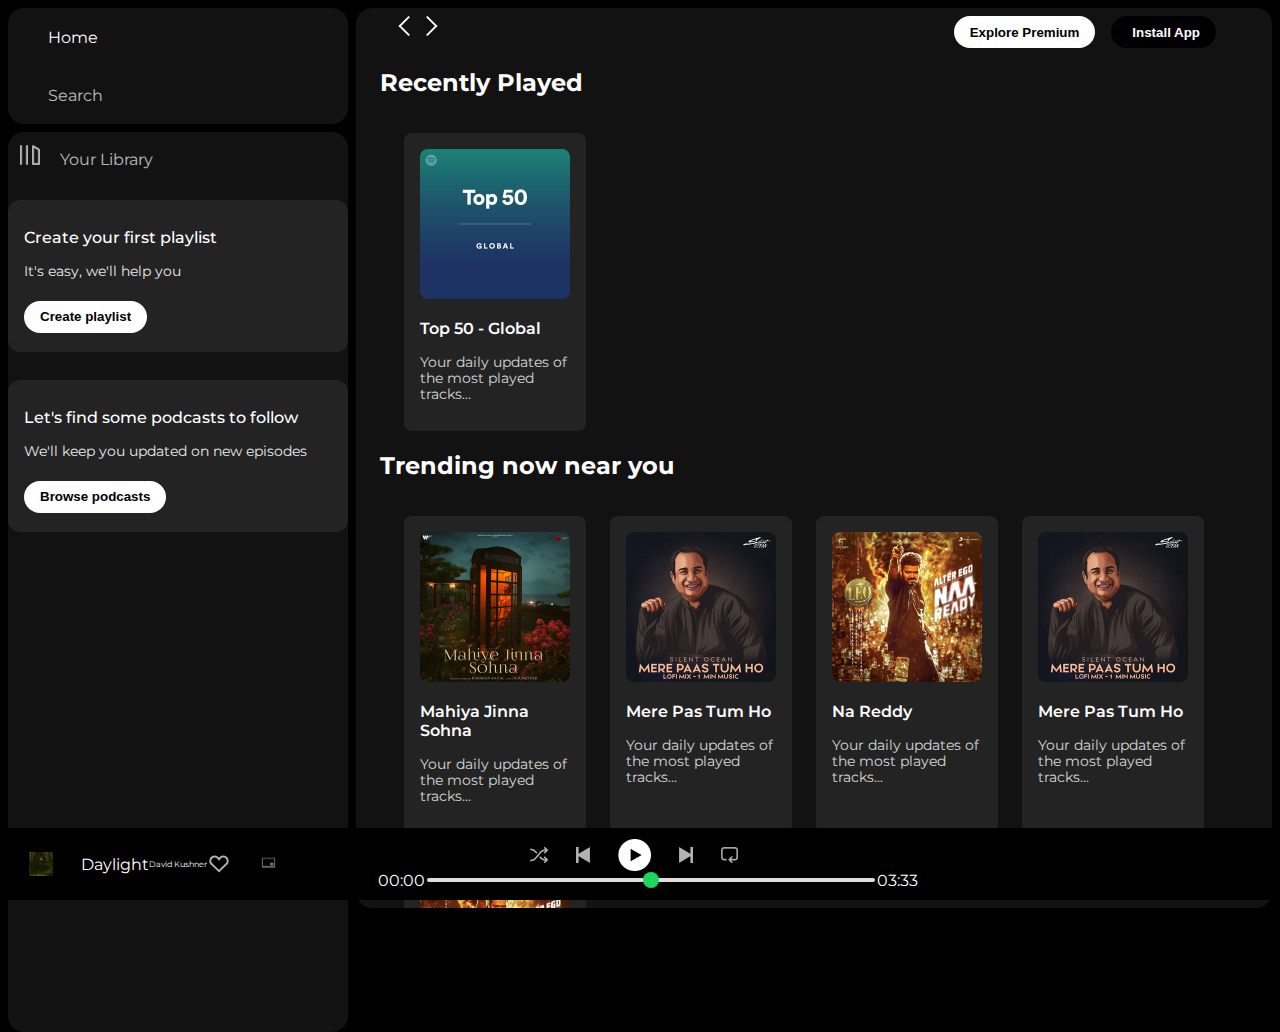
<file: index.html>
<!DOCTYPE html>
<html lang="en">
<head>
    <meta charset="UTF-8">
    <meta name="viewport" content="width=device-width, initial-scale=1.0">
    <link rel="stylesheet" href="https://cdnjs.cloudflare.com/ajax/libs/font-awesome/6.4.2/css/all.min.css" integrity="sha512-z3gLpd7yknf1YoNbCzqRKc4qyor8gaKU1qmn+CShxbuBusANI9QpRohGBreCFkKxLhei6S9CQXFEbbKuqLg0DA==" crossorigin="anonymous" referrerpolicy="no-referrer" />
    <link rel="stylesheet" href="style.css">
    <link rel="preconnect" href="https://fonts.googleapis.com">
    <link rel="preconnect" href="https://fonts.gstatic.com" crossorigin>
    <link href="https://fonts.googleapis.com/css2?family=Montserrat:wght@300;400;500;600;700&display=swap" rel="stylesheet">    
    <link rel="icon" href="./Assets/logo.png">
    <title>Spotify - Web Player: Music for everyone</title>
</head>
<body>
    <div class="main">
        <div class="sidebar">
            <div class="nav">
                <div class="nav-option" style="opacity: 1;">
                    <i class="fa-solid fa-house"></i>
                    <a href="#">Home</a>
                </div>
                <div class="nav-option">
                    <i class="fa-solid fa-magnifying-glass"></i>
                    <a href="#">Search</a>
                </div>
            </div>
            <div class="library">
                <div class="option">
                    
                    <div class="lib-option nav-option">
                        <img src="./Assets/library_icon.png" alt="">
                        <a href="#">Your Library</a>
                    </div>
                    <div class="icons">
                        <i class="fa-solid fa-plus"></i>
                        <i class="fa-solid fa-arrow-right"></i>
                    </div>
                </div>
                <div class="boxes">
                    <div class="lib-box">
                        <div class="box">
                            <p class="box-p1">Create your first playlist</p>
                            <p class="box-p2">It's easy, we'll help you</p>
                            <button class="badges">Create playlist</button>
                        </div>
                        <div class="box">
                            <p class="box-p1">Let's find some podcasts to follow</p>
                            <p class="box-p2">We'll keep you updated on new episodes</p>
                            <button class="badges">Browse podcasts</button>
                        </div>
                    </div>
                </div>
            </div>
        </div>
        <div class="main-content">
            <div class="sticky-nav">
                <div class="sticky-nav-icons">
                    <img src="./Assets/backward_icon.png" class="">
                    <img src="./Assets/forward_icon.png" class="hide">
                </div>
                <div class="sticky-nav-options">
                    <button class="badges nav-item hide">Explore Premium</button>
                    <button class="badges nav-item dark-badges"><i class="fa-regular fa-circle-down" style="margin-right:5px ;"></i>Install App</button>
                    <i class="fa-regular fa-user nav-item"></i>
                </div>
            </div>
            <h2>Recently Played</h2>
            <div class="card-container">
                <div class="card">
                    <img src="./Assets/card1img.jpeg" class="card-img">
                    <p class="card-title">Top 50 - Global</p>
                    <p class="card-info">Your daily updates of the most played tracks...</p>
                </div>
            </div>
            <h2>Trending now near you</h2>
            <div class="card-container">
                <div class="card">
                    <img src="./Assets/card2img.jpeg" class="card-img">
                    <p class="card-title">Mahiya Jinna Sohna</p>
                    <p class="card-info">Your daily updates of the most played tracks...</p>
                </div>
                <div class="card">
                    <img src="./Assets/card3img.jpeg" class="card-img">
                    <p class="card-title">Mere Pas Tum Ho</p>
                    <p class="card-info">Your daily updates of the most played tracks...</p>
                </div>
                <div class="card">
                    <img src="./Assets/card4img.jpeg" class="card-img">
                    <p class="card-title">Na Reddy</p>
                    <p class="card-info">Your daily updates of the most played tracks...</p>
                </div>
                <div class="card">
                    <img src="./Assets/card3img.jpeg" class="card-img">
                    <p class="card-title">Mere Pas Tum Ho</p>
                    <p class="card-info">Your daily updates of the most played tracks...</p>
                </div>
                <div class="card">
                    <img src="./Assets/card4img.jpeg" class="card-img">
                    <p class="card-title">Naa Reddy</p>
                    <p class="card-info">Your daily updates of the most played tracks...</p>
                </div>
            </div>

            <h2>Featured Charts</h2>
            <div class="card-container">
                <div class="card">
                    <img src="./Assets/card5img.jpeg" class="card-img">
                    <p class="card-title">Top Song Global</p>
                    <p class="card-info">Your daily updates of the most played tracks...</p>
                </div>
                <div class="card">
                    <img src="./Assets/card6img.jpeg" class="card-img">
                    <p class="card-title">Top Song India</p>
                    <p class="card-info">Your daily updates of the most played tracks...</p>
                </div>
                <div class="card">
                    <img src="./Assets/card1img.jpeg" class="card-img">
                    <p class="card-title">Top 50 - Global</p>
                    <p class="card-info">Your daily updates of the most played tracks...</p>
                </div>
            </div>
            <div class="footer">
                <div class="line"></div>
            </div>
        </div>
        <div class="music-player">
            <div class="album">
                <div class="album-control">
                    <img src="/Assets/album_picture.jpeg"class="album-control-icons" >
                    <p class="album-text1">Daylight</p>
                    <p class="album-text2">David Kushner</p>
                    <img src="/Assets/album_icon1.png" class="album-control-icons">
                    <img src="/Assets/album_icon2.png" class="album-control-icons">
                </div>
            </div>
            <div class="player">
                <div class="player-control">
                    <img src="./Assets/player_icon1.png" class="player-control-icon" >
                    <img src="./Assets/player_icon2.png" class="player-control-icon" >
                    <img src="./Assets/player_icon3.png" class="player-control-icon"  style="opacity: 1; height: 2rem;">
                    <img src="./Assets/player_icon4.png" class="player-control-icon" >
                    <img src="./Assets/player_icon5.png" class="player-control-icon" >
                </div>
                <div class="playback-bar">
                    <span class="curr-time">00:00</span>
                    <input type="range" class="progress-bar" min="0" max="100" step="1">
                    <span class="tot-time">03:33</span>
                </div>
            </div>
            <div class="control"></div>
        </div>
</body>
</html>
</file>
<file: style.css>
body{
    font-family: 'Montserrat', sans-serif;
    margin: 0;
    background-color: black;
    color: white;
    overflow:hidden;
}
.main{
    display: flex;
    height: 100vh;
    padding: 0.5rem;
}
.sidebar{
    background-color:black; /*Gray color*/
    width: 340px;
    border-radius: 1rem;  /*16px*/
    margin-right: 0.5rem;
}
.main-content{
    background-color: #121212;
    flex:1;
    border-radius: 1rem;
    overflow: auto;  /*Scroll bar*/
    padding: 0 1.5rem 0 1.5rem;
}
.music-player{
    background-color: black;
    position: fixed;
    bottom: 0px;
    width: 100%;
    height: 72px;
}
a{
    text-decoration: none;
    color: white;
}
.nav{
    background-color: #121212;
    border-radius: 1rem;
    display: flex;
    flex-direction: column;
    justify-content: center;
    height: 100px;
    padding: 0.5rem 0.75rem;

}
.nav-option{
    line-height: 2.5rem;
    opacity: 0.7;
    padding: 0.5rem 0.75rem;
}
.nav-option:hover{
    opacity: 1.5;
}
.nav-option i{
    font-size: 1.25rem;
}
.nav-option a{
    font-size: 1rem;
    margin-left: 1rem;
}
.library{
    background-color: #121212;
    border-radius: 1rem;
    height: 100%;
    margin-top: 0.5rem;
    
}
.option{
    display: flex;
    justify-content: space-between;
    align-items: center;

}
.lib-option img{
    height: 1.25rem;
    width: 1.25rem;
    /* opacity: 0.7; */
}
.icons{
    font-size: 1.5rem;
    display: flex;
}
.icons i{
    opacity: 0.7;
    margin-right: 1rem;
}
.icons i:hover{
    opacity: 1;
}
.box{
    height: 8rem;
    background-color: #232323;
    border-radius: 0.75rem;
    margin: 0.75rem 0 1.75rem 0;
    padding: 0.75rem 1rem;
}
.box-p1{
    font-size: 1rem;
    font-weight: 500;
}
.box-p2{
    font-size: 0.85rem;
    opacity: 0.9;
}
.badges{
    background-color: white;
    border: none;
    border-radius: 100px;
    padding: 0.25rem 1rem;
    font-weight: 700;
    margin-top: 0.5rem;
    height: 2rem;
    width: fit-content;
}
.dark-badges{
    background-color: #000;
    color: #fff;
}
.sticky-nav{
    position:sticky;
    top: 0;
    background-color: #121212;
    display: flex;
    justify-content: space-between;
    align-items: center;
    padding: 1rem 0 1rem o;
    z-index: 10;
}
.sticky-nav-icons {
   margin-left: 0.75rem;
}
.sticky-nav-options{
    display: flex;
    justify-content: center;
    align-items:center;
    
}
.nav-item{
    margin-right: 1rem;
}
@media (max-width:1000px){ /*hide two thing upto 1000px*/
    .hide{
        display: none;
    }
}
.card{
    background-color: #232323;
    width: 150px;
    border-radius: 0.5rem;
    padding: 1rem;
    margin-left: 1.5rem;
    margin-top: 1rem;
}
.card-container{
    display: flex;
    flex-wrap: wrap;

}
.card-img{
    width: 100%;
    border-radius: 0.5rem;
}
.card-title{
    font-weight: 600;
}
.card-info{
    font-size: 0.85rem;
    opacity: 0.8;
}
.footer{
    height: 250px;
    display: 
    flex;
    align-items: center;
    justify-content: center;
}
.line{
    width: 90%;
    height: 50%;
    border-top: 1px solid white;
    opacity: 0.4;
}
.music-player{
    display: flex;
    justify-content: space-between;
    align-items: center;
}

.album{
    width: 25%;
    /* background-color: pink; */
}
.player{
    width: 50%;
    /* background-color: orange; */
}
.control{
    width: 25%;
    /* background-color: green; */
}
.player-control{
    display: flex;
    justify-content: center;
    align-items: center;
}
.player-control-icon{
    height: 1rem;
    margin-right: 1.75rem;
    opacity: 0.7;

}
.player-control-icon:hover{
    opacity: 1;
}
.playback-bar{
    display: flex;
    justify-content: center;
    align-items: center;
    
}
.progress-bar{
    width: 70%;
    appearance: none;
    background-color: transparent;
    cursor: pointer;
}
.progress-bar::-webkit-slider-runnable-track{
    background-color: #ddd;
    border-radius: 100px;
    height: 0.2rem;
}
.progress-bar::-webkit-slider-thumb{
    appearance: none;
    height: 1rem;
    width: 1rem;
    background-color: #1bd760;
    border-radius: 50%;
    margin-top: -6px;
}
.album-control{
    display: flex;
    justify-content: center;
    align-items: center;
    
}
.album-control-icons{
    height: 1.5rem;
    margin-right: 1.75rem;
    opacity: 0.7;
}
.album-text1{
    display: flex;
    font-size: 1rem;
    
}
.album-text2{
    display: flex;
    font-size: 0.5rem;
    top: 0;
}
</file>
